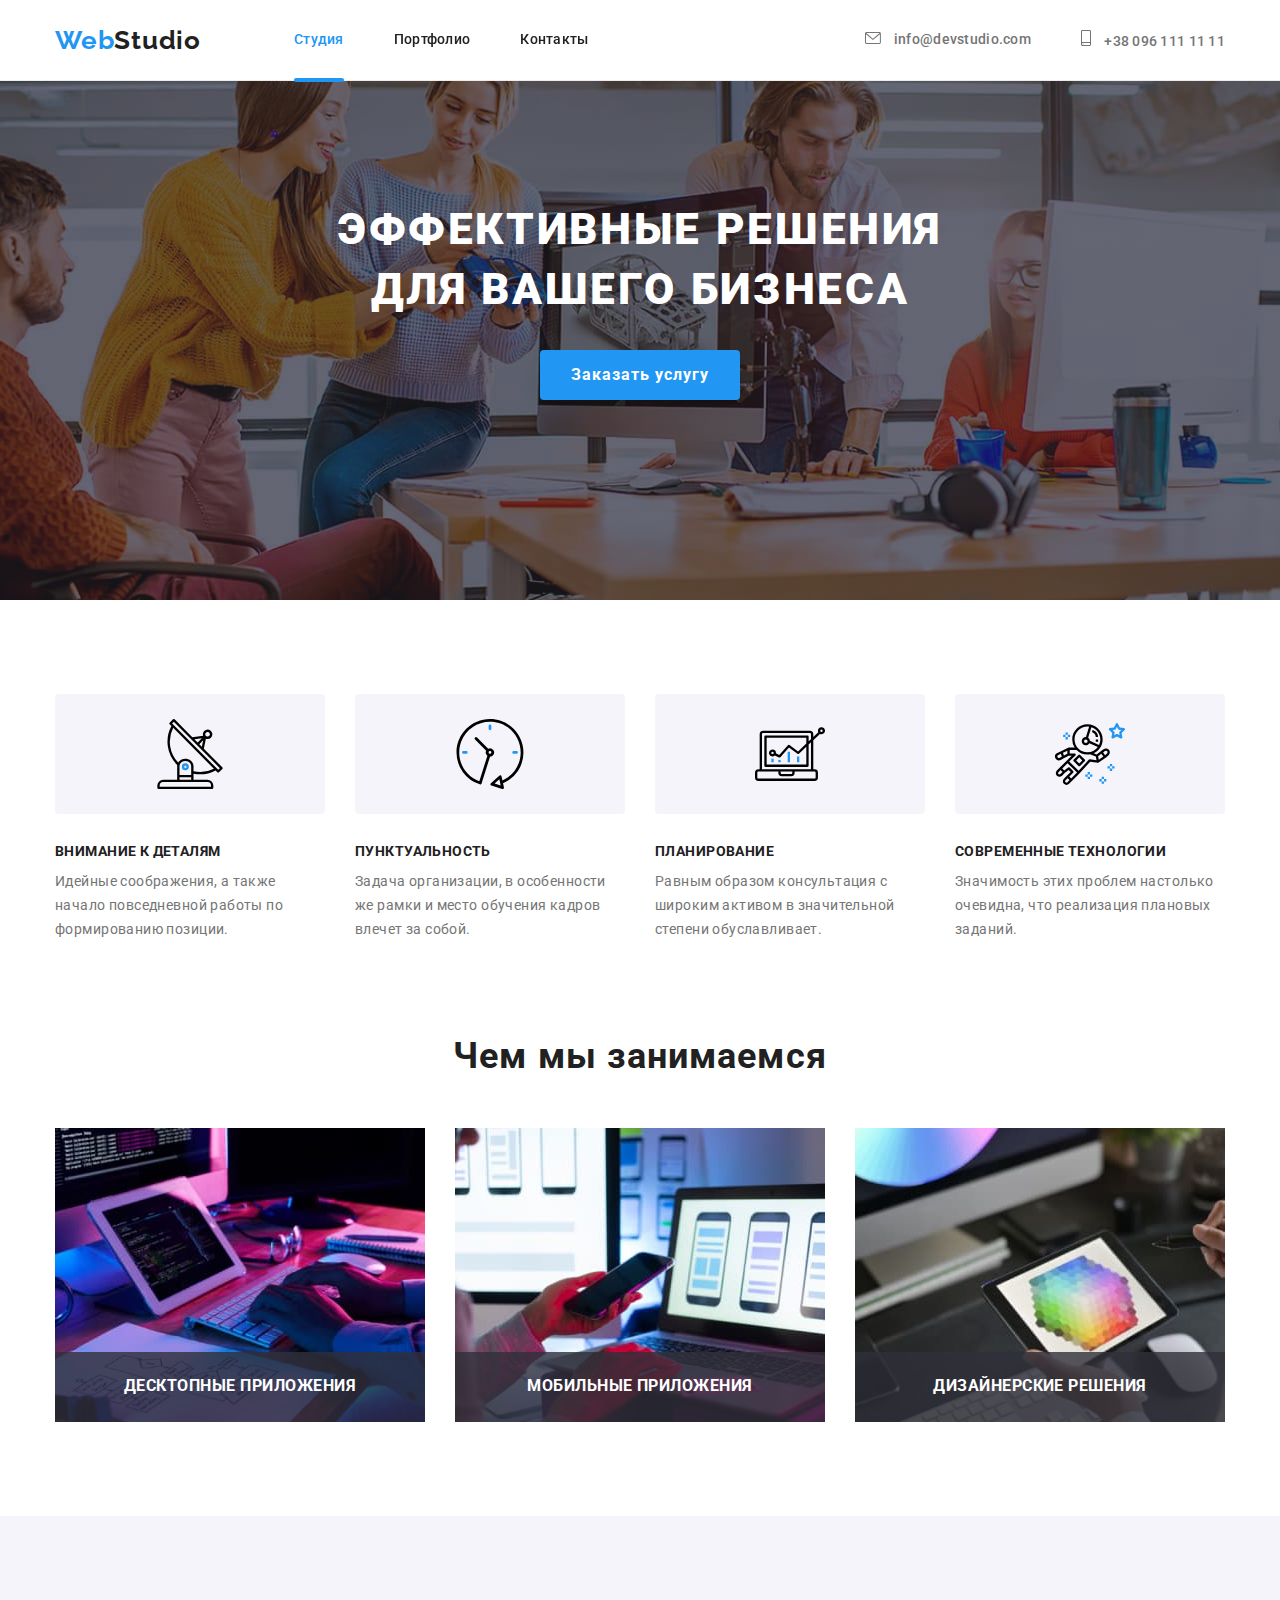
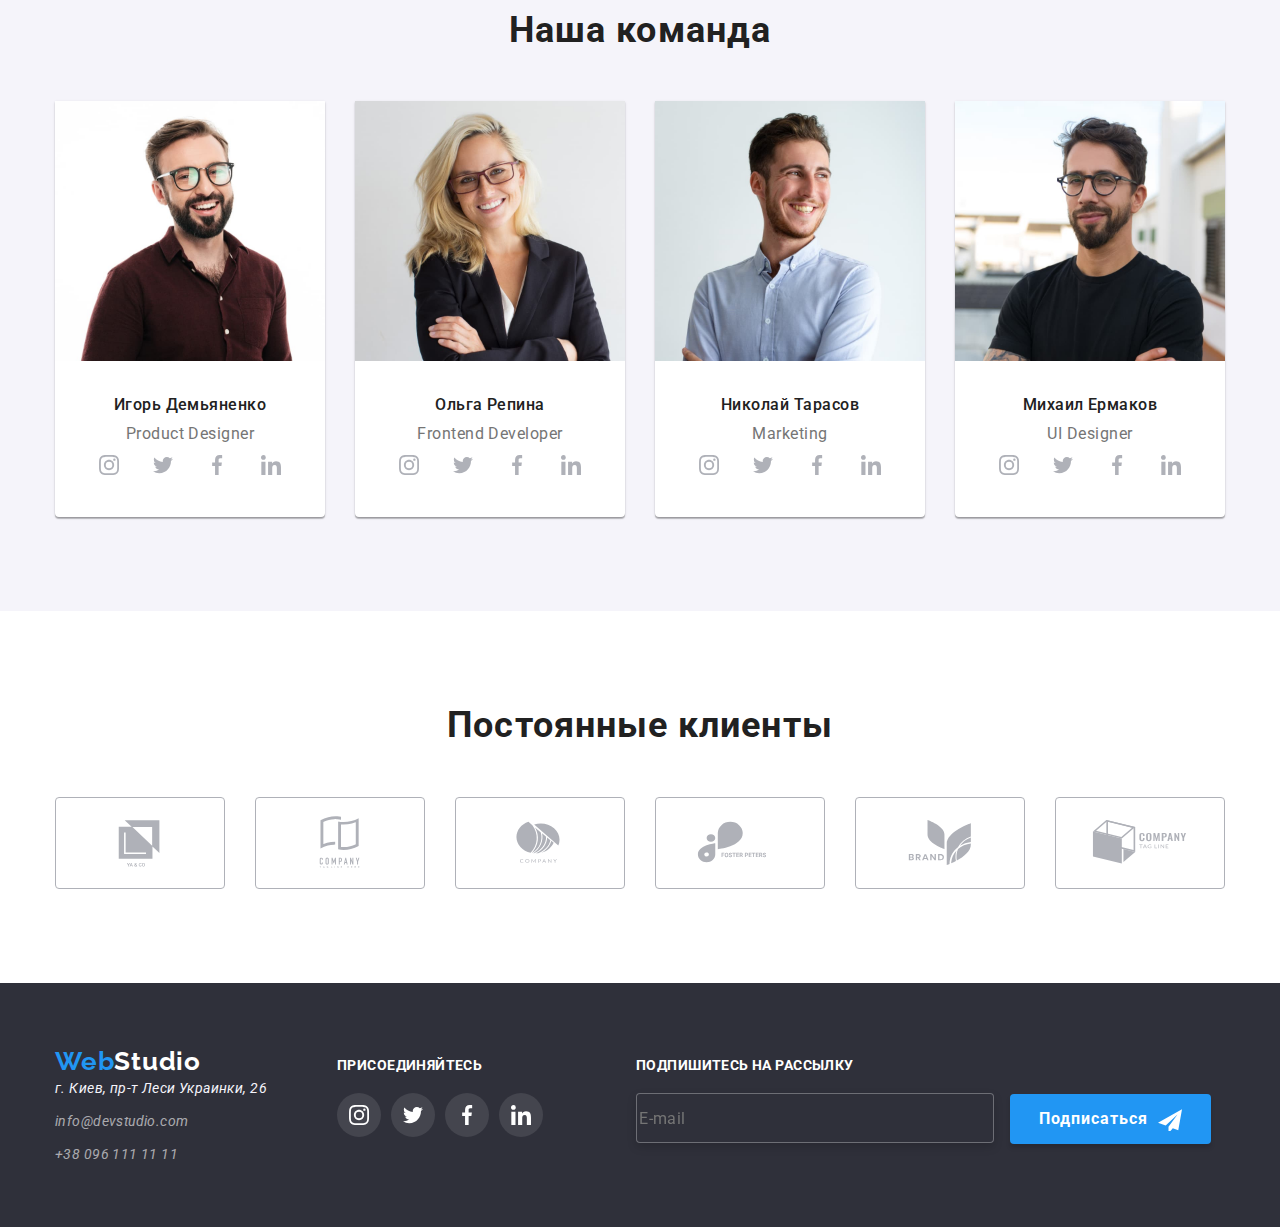
<file: index.html>
<!DOCTYPE html>
<html lang="ru">

<head>
    <meta charset="UTF-8">
    <meta http-equiv="X-UA-Compatible" content="IE=edge">
    <meta name="viewport" content="width=device-width, initial-scale=1.0">
    <title>Студия</title>
    <link href="https://fonts.googleapis.com/css2?family=Raleway:wght@700&family=Roboto:wght@400;500;700;900&display=swap"
        rel="stylesheet" />
        <link rel="stylesheet" href="https://cdnjs.cloudflare.com/ajax/libs/modern-normalize/1.1.0/modern-normalize.min.css">
    <link rel="stylesheet" href="./css/main.min.css">
</head>

<body>
        <header class="header">  
        <!-- Навигация -->
        <div class="container container--flex">
        
        <!-- Логотип -->
        <nav class="wrap">
            <a class="link logo logo--position" href="./index.html" lang="en"> Web<span class="logo--black" >Studio</span> </a>
        
            <!-- ссылки в шапке сайта  -->
            <ul class="list site-navigation">
                <li class="site-navigation__item"> <a class="link site-navigation__link current" href="./index.html">Студия  </a></li>
                <li class="site-navigation__item"> <a class="link site-navigation__link" href="./portfolio.html">Портфолио</a></li>
                <li class="site-navigation__item"> <a class="link site-navigation__link" href="">Контакты</a></li>
            </ul>
        </nav>
        <ul class="list contacts">
            <!-- Почта и телефон -->
            <li class="contacts__item" > <a  class="link contacts__link" href="mailto:info@devstudio.com"> <svg class="envelope"> <use href=./images/icons.svg#envelope></use> </svg> info@devstudio.com</a></li>
            <li class="contacts__item"> <a class="link contacts__link" href="tel:+380961111111"> <svg class="smartphone"> <use href=./images/icons.svg#smartphone ></use> </svg> +38 096 111 11 11</a></li>
        </ul>
        </div>
    </header>

    <!-- Основной контент -->
    <main>
        <section class="section hero">
            <div class="container ">
            <h1 class="hero__title">Эффективные решения  для вашего бизнеса </h1>

            <button class="btn__hero  "   type="button"  data-modal-open > Заказать услугу </button>
            </div>
            
        </section>


        <!-- Наши преимущества  -->
        <section class="section">
                    <h2 class="fake-title">Особенности</h2>
            <div class="container">
                <ul class="list features">
                <li class="features__item">
                    <div class="features__thumb"> <svg   class="features__antenna" > <use  href=./images/icons.svg#antenna  ></use> </svg></div>
                    <h3 class="features__title">Внимание к деталям</h3>
                    <p class="features__text">Идейные соображения, а также начало повседневной работы по формированию позиции.</p>
                </li>
                <li class="features__item">
                    <div class="features__thumb"> <svg class="features__clock"> <use href=./images/icons.svg#clock></use> </svg> </div>
                    <h3 class="features__title">Пунктуальность</h3>
                    <p class="features__text">Задача организации, в особенности же рамки и место обучения кадров влечет за собой.</p>
                </li>
                <li class="features__item">
                    <div class="features__thumb"> <svg class="features__diagram"> <use href=./images/icons.svg#diagram></use> </svg> </div>
                    <h3 class="features__title">Планирование</h3>
                    <p class="features__text">Равным образом консультация с широким активом в значительной степени обуславливает.</p>
                </li>
                <li class="features__item">
                    <div class="features__thumb"> <svg class="features__astronaut"> <use href=./images/icons.svg#astronaut></use> </svg> </div>
                    <h3 class="features__title">Современные технологии</h3>
                    <p class="features__text">Значимость этих проблем настолько очевидна, что реализация плановых заданий.</p>
                </li>
            </ul>
            </div>
        </section>

        <!-- Чем мы занимаемся -->
        <section class="section section-not-padding-top">
            <div class="container">
                <h2 class="title">Чем мы занимаемся</h2>
            <ul class="list foto">
                <li class="foto__item">  <img class="foto__images" src="./images/box-1.jpg" alt="Руки на клавиатуре" width="370"> 
                    <p class="foto-text" >Десктопные приложения</p>
                </li>
                <li class="foto__item">  <img class="foto__images" src="./images/box-2.jpg" alt="Работа за ноутбуком" width="370"> 
                    <p class="foto-text" > Мобильные приложения</p>
                </li>
                <li class="foto__item">  <img class="foto__images" src="./images/box-3.jpg" alt="Цветная палитра на планшете " width="370"> 
                    <p class="foto-text" >Дизайнерские решения  </p>
                </li>
            </ul>
            </div>
        </section>

        <!-- Наша команда фото -->
        <section class="section section-team-carts">
            <div class="container">
                <h2 class="title">Наша команда</h2>
            
                <ul class="list carts">
                <li class="item">
                    <div class="cart">
                    <img class="cart__images"  src="./images/Foto-1.jpg" alt="Фото Игорь Демьяненко" width="270">
                        <div class="cart__body">
                        <h3 class="carts__title">Игорь Демьяненко</h3>
                        <p class="carts__text" lang="en">Product Designer</p>
                            <ul class="list social" >
                                <li class="social__list" > <a href="" class="social__item"> <svg class="social__icon"> <use href=./images/icons.svg#instagram ></use> </svg></a></li>
                                <li class="social__list" > <a href="" class="social__item"> <svg class="social__icon"> <use href=./images/icons.svg#twitter ></use> </svg></a></li>
                                <li class="social__list" > <a href="" class="social__item"> <svg class="social__icon"> <use href=./images/icons.svg#facebook ></use> </svg></a></li>
                                <li class="social__list" > <a href="" class="social__item"> <svg class="social__icon"> <use href=./images/icons.svg#linkedin ></use> </svg></a></li>
                            </ul>
                        
                        </div>
                    </div>
                </li>
                <li class="item">
                    <div class="cart">
                    <img class="cart__images" src="./images/Foto-2.jpg" alt="Фото Ольга Репина" width="270">
                        <div class="cart__body">
                        <h3 class="carts__title">Ольга Репина</h3>
                        <p class="carts__text" lang="en">Frontend Developer</p>
                            <ul class="list social" >
                                <li class="social__list" > <a href="" class="social__item"> <svg class="social__icon"> <use href=./images/icons.svg#instagram ></use> </svg></a></li>
                                <li class="social__list" > <a href="" class="social__item"> <svg class="social__icon"> <use href=./images/icons.svg#twitter ></use> </svg></a></li>
                                <li class="social__list" > <a href="" class="social__item"> <svg class="social__icon"> <use href=./images/icons.svg#facebook ></use> </svg></a></li>
                                <li class="social__list" > <a href="" class="social__item"> <svg class="social__icon"> <use href=./images/icons.svg#linkedin ></use> </svg></a></li>
                            </ul>
                        </div>
                    </div>
                </li>
                <li class="item">
                    <div class="cart">
                    <img class="cart__images" src="./images/Foto-3.jpg" alt="Фото Николай Тарасов" width="270">
                        <div class="cart__body">
                        <h3 class="carts__title">Николай Тарасов</h3>
                        <p class="carts__text" lang="en">Marketing</p>
                            <ul class="list social" >
                                <li class="social__list" > <a href="" class="social__item"> <svg class="social__icon"> <use href=./images/icons.svg#instagram ></use> </svg></a></li>
                                <li class="social__list" > <a href="" class="social__item"> <svg class="social__icon"> <use href=./images/icons.svg#twitter ></use> </svg></a></li>
                                <li class="social__list" > <a href="" class="social__item"> <svg class="social__icon"> <use href=./images/icons.svg#facebook ></use> </svg></a></li>
                                <li class="social__list" > <a href="" class="social__item"> <svg class="social__icon"> <use href=./images/icons.svg#linkedin ></use> </svg></a></li>
                            </ul>
                        </div>
                    </div>
                </li>
                <li class="item">
                    <div class="cart">
                    <img class="cart__images" src="./images/Foto-4.jpg" alt="Фото Михаил Ермаков" width="270">
                        <div class="cart__body">
                        <h3 class="carts__title">Михаил Ермаков</h3>
                        <p  class="carts__text" lang="en"> UI Designer</p>
                        <ul class="list social" >
                                <li class="social__list" > <a href="" class="social__item"> <svg class="social__icon"> <use href=./images/icons.svg#instagram ></use> </svg></a></li>
                                <li class="social__list" > <a href="" class="social__item"> <svg class="social__icon"> <use href=./images/icons.svg#twitter ></use> </svg></a></li>
                                <li class="social__list" > <a href="" class="social__item"> <svg class="social__icon"> <use href=./images/icons.svg#facebook ></use> </svg></a></li>
                                <li class="social__list" > <a href="" class="social__item"> <svg class="social__icon"> <use href=./images/icons.svg#linkedin ></use> </svg></a></li>
                            </ul>
                    </div>
                    </div>
                </li>
            </ul>
            
            </div>
        </section>

        <!------------------ Постоянные клиенты------------->
        <section class="section">
            <div class="container">
                <h2 class="title">Постоянные клиенты</h2>
                <ul class="list gerular-clients">
                    <li class="gerular-clients__list"> <a class="gerular-clients__item" href=""><svg class="gerular-clients__clients"> <use href=./images/icons.svg#logo-1></use> </svg></a> </li>
                    <li class="gerular-clients__list"> <a class="gerular-clients__item" href=""><svg class="gerular-clients__clients"> <use href=./images/icons.svg#logo-2></use> </svg></a>  </li>
                    <li class="gerular-clients__list"> <a class="gerular-clients__item" href=""><svg class="gerular-clients__clients"> <use href=./images/icons.svg#logo-3></use> </svg></a> </li>
                    <li class="gerular-clients__list"> <a class="gerular-clients__item" href=""><svg class="gerular-clients__clients"> <use href=./images/icons.svg#logo-4></use> </svg></a> </li>
                    <li class="gerular-clients__list"> <a class="gerular-clients__item" href=""><svg class="gerular-clients__clients"> <use href=./images/icons.svg#logo-5></use> </svg></a> </li>
                    <li class="gerular-clients__list"> <a class="gerular-clients__item" href=""><svg class="gerular-clients__clients"> <use href=./images/icons.svg#logo-6></use> </svg></a> </li>
                </ul>

            </div>
        </section>
    </main>

    <!------------------Футер с ссылкой на  контактные данные  ----------->
    <footer class="footer">
            <div class="container ">
                <div class="footer__navigation">
                <!-- Логотип -->
                <a class="link logo" href="./index.html" lang="en"> Web<span class="logo--white">Studio</span> </a>
            
        <!-- Адрес -->
            <address>
            <p class="footer__text">г. Киев, пр-т Леси Украинки, 26</p>
            
            <!-- Почта и телефон -->
            <ul class="list">
                <li class="footer__item"> <a class="link footer__contacts" href="mailto:info@devstudio.com"> info@devstudio.com</a></li>
                <li class="footer__item"> <a class="link footer__contacts" href="tel:+380961111111"> +38 096 111 11 11</a></li>  
            </ul>
            </address>
                </div>

                <div class="footer-social">
                    <p class="footer__social-text">присоединяйтесь</p>
                    <ul class="list foter__list">
                        <li class="foter__social-list"> <a class="foter__social-item" href=""> <svg class="social-icon"> <use href=./images/icons.svg#instagram ></use> </svg></a></li>
                        <li class="foter__social-list"> <a class="foter__social-item" href=""> <svg class="social-icon"> <use href=./images/icons.svg#twitter ></use> </svg></a></li>
                        <li class="foter__social-list"> <a class="foter__social-item" href=""> <svg class="social-icon"> <use href=./images/icons.svg#facebook ></use> </svg></a></li>
                        <li class="foter__social-list"> <a class="foter__social-item" href=""> <svg class="social-icon"> <use href=./images/icons.svg#linkedin ></use> </svg></a></li>
                    </ul>
                </div> 
                <form class="footer__form">
                    <label>
                        <p class="footer__social-text">Подпишитесь на рассылку</p>
                        <input class="footer__e-mail-inpup" type="email" name="e-mail" placeholder="E-mail" >
                        <button class="footer-btn" type="submit"><span class="btn-text"  >Подписаться</span>  <svg class="social-icon-btn" > <use href=./images/icons.svg#paper-airplane  width="24" height="24" ></use> </svg> </button>

                    </label>
                </form>      

            </div>
        </footer>

            <!-- Модальное окно -->
        <div class="backdrop is-hidden"  data-modal>
            <div class="modal">
                <form  class="modal__form">
                    <button class="modal__btn-close" data-modal-close > <svg class="modal__close" > <use href=./images/icons.svg#close-black  ></use> </svg> </button>
                    <h2 class="modal__title">Оставьте свои данные, мы вам перезвоним</h2>
                    <label class="modal__label">
                        <span class="modal__label-text">Имя</span>
                        <input class="modal__input" type="text" name="name" />
                        <svg class="modal__icon" > <use href=./images/icons.svg#person-black ></use> </svg>
                    </label>

                    <label class="modal__label">
                        <span class="modal__label-text"> Телефон </span>
                        <input class="modal__input" type="tel" name="phone"/>
                        <svg class="modal__icon" > <use href=./images/icons.svg#phone-black></use> </svg>
                    </label>

                    <label class="modal__label">
                        <span class="modal__label-text"> Почта</span>
                        <input class="modal__input" type="email" name="email">
                        <svg class="modal__icon" > <use href=./images/icons.svg#email-black></use> </svg>
                    </label>

                    <label class="modal__label textarea__label ">
                        <span class="modal__label-text">Комментарий</span>
                        <textarea class="textarea__input" name="feedback" placeholder="введите текст"></textarea>
                    </label>

                    <label class="modal__label-checkbox">
                        <input class="checkbox" type="checkbox" name="agree">
                        <svg class="social__icon-checkbox" > <use href=./images/icons.svg#icon-check  width="16" height="15" ></use> </svg> 
                        <p class="text__checkbox">  Соглашаюсь с рассылкой и принимаю <a class="modal__agreement" href="#">Условия договора </a></p>
                    </label>

                    <button class="btn btn__hero" type="submit"> Отправить </button>
                       
                </form>    
                 
            </div>
        </div>

    <script src="./js/modal.js"></script>    
</body>

</html>
</file>
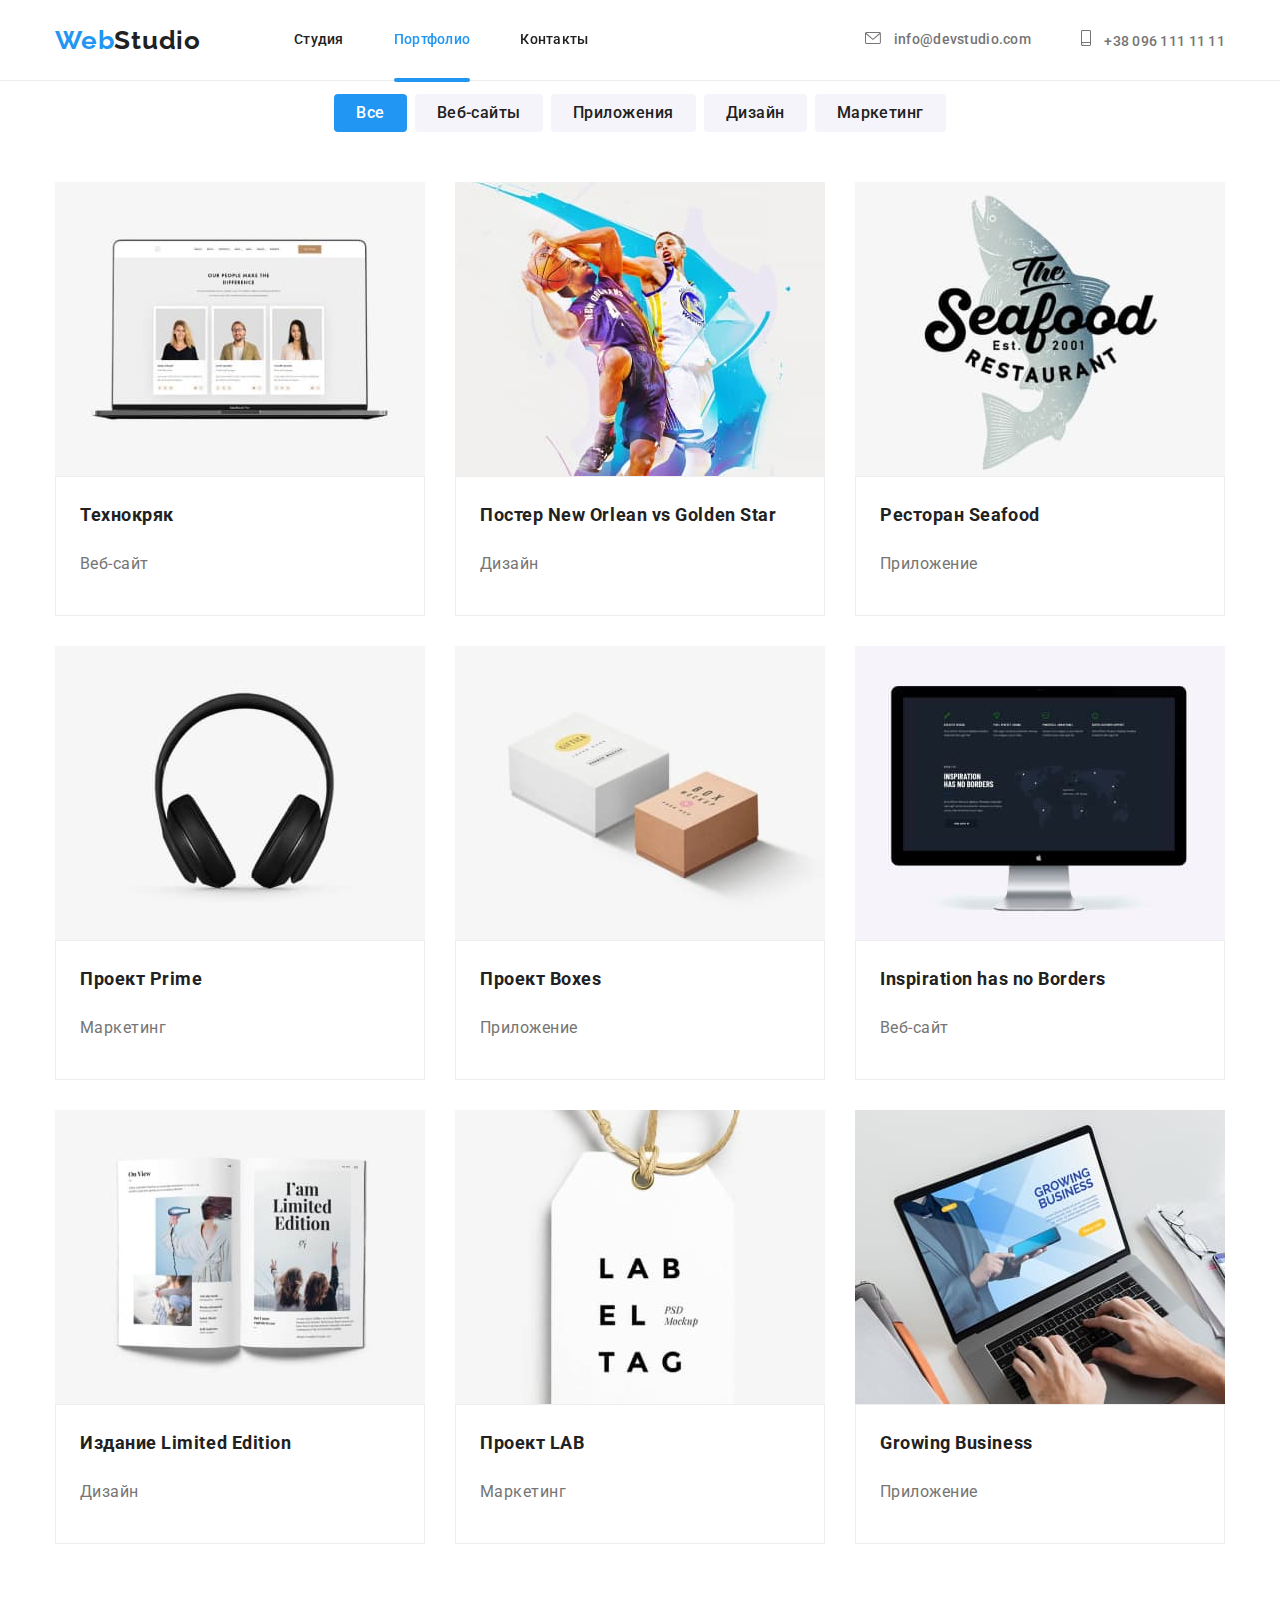
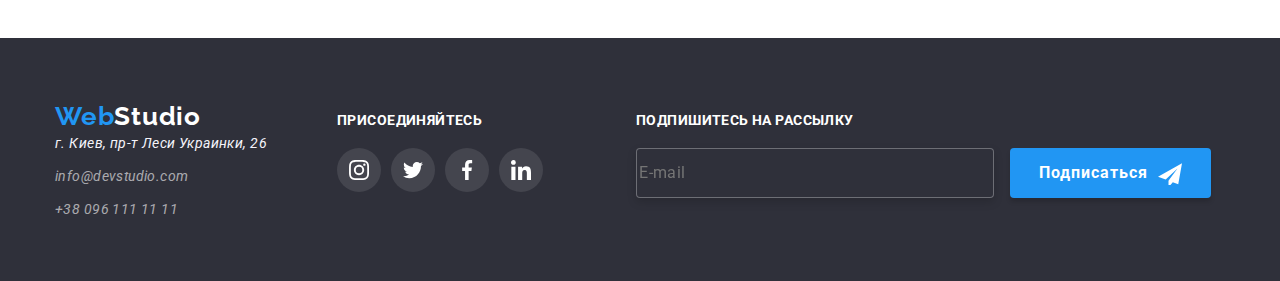
<file: portfolio.html>
<!DOCTYPE html>
<html lang="ru">

<head>
    <meta charset="UTF-8">
    <meta http-equiv="X-UA-Compatible" content="IE=edge">
    <meta name="viewport" content="width=device-width, initial-scale=1.0">
    <title>Портфолио</title>
    <link href="https://fonts.googleapis.com/css2?family=Raleway:wght@700&family=Roboto:wght@400;500;700;900&display=swap"
        rel="stylesheet" />
        <link rel="stylesheet" href="https://cdnjs.cloudflare.com/ajax/libs/modern-normalize/1.1.0/modern-normalize.min.css">
    <link rel="stylesheet" href="./css/main.min.css">
</head>
 
<body>
    <header class="header">  
        <!-- Навигация -->
        <div class="container container--flex">
        
        <!-- Логотип -->
        <nav class="wrap">
            <a class="link logo logo--position" href="./index.html" lang="en"> Web<span class="logo--black" >Studio</span> </a>
            <!-- ссылки в шапке сайта  -->
            <ul class="list site-navigation">
                <li class="site-navigation__item"> <a class="link site-navigation__link " href="./index.html">Студия  </a></li>
                <li class="site-navigation__item"> <a class="link site-navigation__link current" href="./portfolio.html">Портфолио</a></li>
                <li class="site-navigation__item"> <a class="link site-navigation__link" href="">Контакты</a></li>
            </ul>
        </nav>
        <ul class="list contacts">
            <!-- Почта и телефон -->
            <li class="contacts__item" > <a  class="link contacts__link" href="mailto:info@devstudio.com"> <svg class="envelope"> <use href=./images/icons.svg#envelope></use> </svg> info@devstudio.com</a></li>
            <li class="contacts__item"> <a class="link contacts__link" href="tel:+380961111111"> <svg class="smartphone"> <use href=./images/icons.svg#smartphone ></use> </svg> +38 096 111 11 11</a></li>
        </ul>
        </div>
    </header>

    <!-- Секция фильтры -->
    <main>
        <h1 class="fake-title">button</h1>
    <section class="section">
        <div class="container">
            <ul class=" list filter">
            <li class="item"><button class="btn active" type="button"> Все </button></li>
            <li class="item"><button class="btn" type="button"> Веб-сайты </button></li>
            <li class="item"><button class="btn" type="button"> Приложения </button></li>
            <li class="item"><button class="btn" type="button"> Дизайн</button></li>
            <li class="item"><button class="btn" type="button"> Маркетинг</button></li>
        
        </ul>
    
    <!-- Секция проекты  -->
        <ul class="list works">
            <li class="work__item"> 
                <div class="work__cart">
                    <a class="link-gallery" href=""> 
                        <div class="card-aside">
                            <img class="images" src="./images/portfolio1.jpg" alt="ноутбук с Веб-сайтом" width="370">
                            <p class="product__overlay"> Технокряк это современная площадка распространения коронавируса. Компании используют эту платформу для цифрового шпионажа и атак на защищённые сервера конкурентов. </p>
                        </div>
                    </a>    
                    <div class="work__title__text">
                    <h2 class="work__title" >Технокряк</h2>
                    <p class="work__text" >Веб-сайт</p>
                    </div>
                </div>
            </li>

            <li class="work__item"> 
                <div class="work__cart">
                    <a href=""> 
                        <div class="card-aside">
                            <img class="images" src="./images/portfolio2.jpg" alt="игра в баскетбол" width="370">
                            <p class="product__overlay"> Технокряк это современная площадка распространения коронавируса. Компании используют эту платформу для цифрового шпионажа и атак на защищённые сервера конкурентов. </p>
                        </div>
                    </a>
                    <div class="work__title__text">
                    <h2 class="work__title" >Постер <span lang="en">New Orlean vs Golden Star</span> </h2>
                    <p class="work__text" >Дизайн</p>
                    </div>
                </div>
            </li>

            <li class="work__item"> 
                <div class="work__cart">
                    <a href=""> 
                        <div class="card-aside">                    
                            <img class="images" src="./images/portfolio3.jpg" alt="приложение для ресторана" width="370">
                            <p class="product__overlay"> Технокряк это современная площадка распространения коронавируса. Компании используют эту платформу для цифрового шпионажа и атак на защищённые сервера конкурентов. </p>
                        </div>
                    </a>
                    <div class="work__title__text">
                    <h2 class="work__title" >Ресторан <span lang="en">Seafood</span> </h2>
                    <p class="work__text" >Приложение</p>
                    </div>
                </div>
                
            </li>

            <li class="work__item"> 
                <div class="work__cart">
                    <a href=""> 
                        <div class="card-aside">                        
                            <img class="images" src="./images/portfolio4.jpg" alt="наушники" width="370">  
                            <p class="product__overlay"> Технокряк это современная площадка распространения коронавируса. Компании используют эту платформу для цифрового шпионажа и атак на защищённые сервера конкурентов. </p>
                        </div>
                    </a>   
                    <div class="work__title__text">
                    <h2 class="work__title" >Проект <span lang="en">Prime</span> </h2>
                    <p class="work__text" >Маркетинг</p>
                    </div>
                </div>
            </li>

            <li class="work__item"> 
                <div class="work__cart">
                    <a href=""> 
                        <div class="card-aside">
                            <img class="images" src="./images/portfolio5.jpg" alt="приложение для проекта" width="370">
                            <p class="product__overlay"> Технокряк это современная площадка распространения коронавируса. Компании используют эту платформу для цифрового шпионажа и атак на защищённые сервера конкурентов. </p>
                        </div>
                    </a>
                    <div class="work__title__text">
                    <h2 class="work__title" >Проект <span lang="en">Boxes</span> </h2>
                    <p class="work__text" >Приложение</p>
                    </div>
                </div>
            </li>

            <li class="work__item"> 
                <div class="work__cart">
                    <a href=""> 
                        <div class="card-aside">
                            <img class="images" src="./images/portfolio6.jpg" alt="монитор с Веб сайтом" width="370">
                            <p class="product__overlay"> Технокряк это современная площадка распространения коронавируса. Компании используют эту платформу для цифрового шпионажа и атак на защищённые сервера конкурентов. </p>
                        </div>
                    </a>
                    <div class="work__title__text">
                    <h2 class="work__title" > <span lang="en">Inspiration has no Borders</span> </h2>
                    <p class="work__text" >Веб-сайт</p>
                    </div>
                </div>
            </li>

            <li class="work__item"> 
                <div class="work__cart">
                    <a href=""> 
                        <div class="card-aside">
                            <img class="images" src="./images/portfolio7.jpg" alt="дизайн книги" width="370">
                            <p class="product__overlay"> Технокряк это современная площадка распространения коронавируса. Компании используют эту платформу для цифрового шпионажа и атак на защищённые сервера конкурентов. </p>
                        </div>
                    </a>
                    <div class="work__title__text">
                    <h2 class="work__title" >Издание <span lang="en">Limited Edition</span> </h2>
                    <p class="work__text" >Дизайн</p>
                    </div>
                </div>
            </li>

            <li class="work__item"> 
                <div class="work__cart">
                    <a href=""> 
                        <div class="card-aside">
                            <img class="images" src="./images/portfolio8.jpg" alt="маркетинг" width="370">
                            <p class="product__overlay"> Технокряк это современная площадка распространения коронавируса. Компании используют эту платформу для цифрового шпионажа и атак на защищённые сервера конкурентов. </p>
                        </div>  
                    </a>             
                    <div class="work__title__text">
                    <h2 class="work__title" >Проект <span lang="en">LAB</span> </h2>
                    <p class="work__text" >Маркетинг</p>
                    </div>
                </div>
            </li>
            
            <li class="work__item"> 
                <div class="work__cart">                
                    <a href=""> 
                        <div class="card-aside">
                            <img class="images" src="./images/portfolio9.jpg" alt="приложение для ноутбука" width="370">
                            <p class="product__overlay"> Технокряк это современная площадка распространения коронавируса. Компании используют эту платформу для цифрового шпионажа и атак на защищённые сервера конкурентов. </p>
                        </div> 
                    </a>      
                    <div class="work__title__text">
                    <h2 class="work__title" > <span lang="en">Growing Business</span> </h2>
                    <p class="work__text" >Приложение</p>
                    </div>
                </div>
            </li>
        </ul>
        </div>
        </section>
    </main>

    <!------------------Футер с ссылкой на  контактные данные  ----------->
    <footer class="footer">
            <div class="container ">
                <div class="footer__navigation">
                <!-- Логотип -->
                <a class="link logo" href="./index.html" lang="en"> Web<span class="logo--white">Studio</span> </a>
            
        <!-- Адрес -->
            <address>
            <p class="footer__text">г. Киев, пр-т Леси Украинки, 26</p>
            
            <!-- Почта и телефон -->
            <ul class="list">
                <li class="footer__item"> <a class="link footer__contacts" href="mailto:info@devstudio.com"> info@devstudio.com</a></li>
                <li class="footer__item"> <a class="link footer__contacts" href="tel:+380961111111"> +38 096 111 11 11</a></li>  
            </ul>
            </address>
                </div>

                <div class="footer-social">
                    <p class="footer__social-text">присоединяйтесь</p>
                    <ul class="list foter__list">
                        <li class="foter__social-list"> <a class="foter__social-item" href=""> <svg class="social-icon"> <use href=./images/icons.svg#instagram ></use> </svg></a></li>
                        <li class="foter__social-list"> <a class="foter__social-item" href=""> <svg class="social-icon"> <use href=./images/icons.svg#twitter ></use> </svg></a></li>
                        <li class="foter__social-list"> <a class="foter__social-item" href=""> <svg class="social-icon"> <use href=./images/icons.svg#facebook ></use> </svg></a></li>
                        <li class="foter__social-list"> <a class="foter__social-item" href=""> <svg class="social-icon"> <use href=./images/icons.svg#linkedin ></use> </svg></a></li>
                    </ul>
                </div> 
                <form class="footer__form">
                    <label>
                        <p class="footer__social-text">Подпишитесь на рассылку</p>
                        <input class="footer__e-mail-inpup" type="email" name="e-mail" placeholder="E-mail" >
                        <button class=" footer-btn" type="submit"><span class="btn-text"  >Подписаться</span>  <svg class="social-icon-btn" > <use href=./images/icons.svg#paper-airplane  width="24" height="24" ></use> </svg> </button>

                    </label>
                </form>      

            </div>
        </footer>
    
</body>

</html>
</file>
<file: css/main.min.css>
.link{text-decoration:none}.list{margin-top:0;margin-bottom:0;padding:0;list-style:none}.images{display:block;max-width:100%;height:auto}.site-navigation__link,.contacts__link{font-weight:500;font-size:14px;line-height:1.14;letter-spacing:0.02em}.fake-title{position:absolute;width:1px;height:1px;margin:-1px;border:0;padding:0;clip:rect(0 0 0 0);overflow:hidden}body{font-family:Roboto, sans-serif;color:#757575;background-color:#fff}.section{padding-top:94px;padding-bottom:94px}.section-not-padding-top{padding-top:0}.section-team-carts{background-color:#F5F4FA}.container{width:1200px;padding:0 15px;margin:0 auto}.container--flex{display:-webkit-box;display:-ms-flexbox;display:flex;-webkit-box-align:center;-ms-flex-align:center;align-items:center;margin-right:auto}.header{position:fixed;top:0;left:0;width:100%;min-height:80px;background-color:#fff;border-bottom:1px solid #ECECEC;z-index:2}.logo{display:block;font-family:Raleway;color:#2196f3;font-weight:700;font-size:26px;line-height:1.19;letter-spacing:0.03em}.logo--position{margin-right:93px;padding-top:24px;padding-bottom:24px}.logo--black{color:#212121}.logo--white{color:#fff}.wrap{display:-webkit-box;display:-ms-flexbox;display:flex;-webkit-box-align:center;-ms-flex-align:center;align-items:center;margin-right:auto}.site-navigation{display:-webkit-box;display:-ms-flexbox;display:flex;-webkit-box-align:center;-ms-flex-align:center;align-items:center;-ms-flex-wrap:wrap;flex-wrap:wrap}.site-navigation__item:not(:last-child){margin-right:50px}.site-navigation__link{display:block;position:relative;padding-top:32px;padding-bottom:32px;color:#212121;-webkit-transition-property:color;transition-property:color;-webkit-transition-duration:250ms;transition-duration:250ms;-webkit-transition-timing-function:cubic-bezier(0.4, 0, 0.2, 1);transition-timing-function:cubic-bezier(0.4, 0, 0.2, 1)}.site-navigation__link:focus,.site-navigation__link:hover{color:#2196f3}.current{color:#2196f3}.current::after{content:"";position:absolute;left:0;bottom:-2px;width:100%;height:4px;border-radius:2px;background-color:#2196f3}.contacts{display:-webkit-box;display:-ms-flexbox;display:flex}.contacts .contacts__item:not(:last-child){margin-right:50px}.contacts__link{padding-top:32px;padding-bottom:32px;color:#757575;-webkit-transition-property:color;transition-property:color;-webkit-transition-duration:250ms;transition-duration:250ms;-webkit-transition-timing-function:cubic-bezier(0.4, 0, 0.2, 1);transition-timing-function:cubic-bezier(0.4, 0, 0.2, 1)}.contacts__link:hover,.contacts__link:focus{color:#2196f3}.smartphone{width:10px;height:16px;margin-right:10px;fill:currentColor}.envelope{width:16px;height:12px;margin-right:10px;fill:currentColor}.hero{max-width:1600px;min-height:600px;margin-right:auto;margin-left:auto;background-image:-webkit-gradient(linear, left top, right top, from(rgba(47,48,58,0.4)), to(rgba(47,48,58,0.4))),url(../images/hero-img.jpg);background-image:linear-gradient(to right, rgba(47,48,58,0.4), rgba(47,48,58,0.4)),url(../images/hero-img.jpg);background-position:center;background-repeat:no-repeat;background-color:#2f303a;text-align:center;padding-top:200px;padding-bottom:200px}.hero__title{width:696px;height:120px;margin:0 auto 30px;padding:0;color:#fff;font-weight:900;font-size:44px;line-height:1.36;letter-spacing:0.06em;text-transform:uppercase}.btn,.btn__hero,.footer-btn{cursor:pointer;min-height:38px;padding:6px 22px;color:#212121;background-color:#f5f4fa;font-family:inherit;font-style:inherit;font-weight:500;font-size:16px;line-height:1.62;letter-spacing:0.03em;border:0;border-radius:4px;-webkit-transition-property:color, background-color, -webkit-box-shadow;transition-property:color, background-color, -webkit-box-shadow;transition-property:color, background-color, box-shadow;transition-property:color, background-color, box-shadow, -webkit-box-shadow;-webkit-transition-duration:250ms;transition-duration:250ms;-webkit-transition-timing-function:cubic-bezier(0.4, 0, 0.2, 1);transition-timing-function:cubic-bezier(0.4, 0, 0.2, 1)}.btn:hover,.btn__hero:hover,.footer-btn:hover,.btn:focus,.btn__hero:focus,.footer-btn:focus{color:#fff;background-color:#2196f3;-webkit-box-shadow:0px 3px 1px rgba(0,0,0,0.1),0px 1px 2px rgba(0,0,0,0.08),0px 2px 2px rgba(0,0,0,0.12);box-shadow:0px 3px 1px rgba(0,0,0,0.1),0px 1px 2px rgba(0,0,0,0.08),0px 2px 2px rgba(0,0,0,0.12)}.btn__hero,.footer-btn{min-width:200px;min-height:50px;color:#fff;background-color:#2196f3;font-weight:700;font-size:16px;line-height:1.87;letter-spacing:0.06em;-webkit-box-shadow:0px 4px 4px rgba(0,0,0,0.15);box-shadow:0px 4px 4px rgba(0,0,0,0.15);-webkit-transition-property:background-color, color;transition-property:background-color, color;-webkit-transition-duration:250ms;transition-duration:250ms;-webkit-transition-timing-function:cubic-bezier(0.4, 0, 0.2, 1);transition-timing-function:cubic-bezier(0.4, 0, 0.2, 1)}.btn__hero:focus,.footer-btn:focus,.btn__hero:hover,.footer-btn:hover{background-color:#188ce8}.active{color:#fff;background-color:#2196f3}.footer-btn{display:-webkit-inline-box;display:-ms-inline-flexbox;display:inline-flex;-webkit-box-align:center;-ms-flex-align:center;align-items:center;-webkit-box-pack:center;-ms-flex-pack:center;justify-content:center;cursor:pointer;padding:10px 29px;border:0;border-radius:4px;font-weight:700;line-height:1.87;letter-spacing:0.06em}.btn-text{margin-right:10px}.social-icon-btn{width:24px;height:24px;fill:currentColor}.features{display:-webkit-box;display:-ms-flexbox;display:flex;-webkit-box-align:center;-ms-flex-align:center;align-items:center;text-align:left}.features__item:not(:last-child){margin-right:30px}.features__item{width:270px}.fake-title{position:absolute;width:1px;height:1px;margin:-1px;border:0;padding:0;white-space:nowrap;-webkit-clip-path:inset(100%);clip-path:inset(100%);clip:rect(0 0 0 0);overflow:hidden}.features__title{margin:0 0 10px 0;color:#212121;font-weight:700;font-size:14px;line-height:1.14;letter-spacing:0.03em;text-transform:uppercase}.features__text{margin:0;padding:0;font-size:14px;line-height:1.71;letter-spacing:0.03em}.features__thumb{display:-webkit-box;display:-ms-flexbox;display:flex;-webkit-box-align:center;-ms-flex-align:center;align-items:center;margin-bottom:30px;border-radius:4px;width:100%;min-height:120px;border-radius:4px;background-color:#f5f4fa}.features__antenna,.features__clock,.features__diagram,.features__astronaut{display:block;width:70px;height:70px;margin-right:auto;margin-left:auto}.title{margin:0 0 50px 0;text-align:center;color:#212121;font-weight:700;font-size:36px;line-height:1.16;letter-spacing:0.03em}.foto{display:-webkit-box;display:-ms-flexbox;display:flex;-webkit-box-align:center;-ms-flex-align:center;align-items:center;text-align:left}.foto__item:not(:last-child){margin-right:30px}.foto__item{position:relative}.foto__images{display:block;max-width:100%;height:auto}.foto-text{display:-webkit-box;display:-ms-flexbox;display:flex;-webkit-box-align:center;-ms-flex-align:center;align-items:center;-webkit-box-pack:center;-ms-flex-pack:center;justify-content:center;position:absolute;bottom:0;left:0;width:100%;height:70px;font-weight:700;line-height:calc(16 / 14);letter-spacing:0.03em;text-transform:uppercase;color:#fff;background-color:rgba(47,48,58,0.8);margin:0}.team-carts{background-color:#F5F4FA}.carts{display:-webkit-box;display:-ms-flexbox;display:flex;text-align:center}.carts .item:not(:last-child){margin-right:30px}.cart{background-color:#fff;-webkit-box-shadow:0px 1px 3px rgba(0,0,0,0.12),0px 1px 1px rgba(0,0,0,0.14),0px 2px 1px rgba(0,0,0,0.2);box-shadow:0px 1px 3px rgba(0,0,0,0.12),0px 1px 1px rgba(0,0,0,0.14),0px 2px 1px rgba(0,0,0,0.2);border-radius:0px 0px 4px 4px}.cart__body{padding-top:30px;padding-bottom:30px}.carts__title{margin:0 0 10px 0;color:#212121;font-weight:500;font-size:16px;line-height:1.18;letter-spacing:0.03em}.carts__text{margin:0;padding:0;font-size:16px;line-height:1.18;letter-spacing:0.03em}.social{display:-webkit-box;display:-ms-flexbox;display:flex;-webkit-box-pack:center;-ms-flex-pack:center;justify-content:center}.social__list:not(:last-child){margin-right:10px}.social__item{display:-webkit-box;display:-ms-flexbox;display:flex;-webkit-box-pack:center;-ms-flex-pack:center;justify-content:center;-webkit-box-align:center;-ms-flex-align:center;align-items:center;width:44px;height:44px;border-radius:50%;color:#AFB1B8;-webkit-transition-property:color, background-color;transition-property:color, background-color;-webkit-transition-duration:250ms;transition-duration:250ms;-webkit-transition-timing-function:cubic-bezier(0.4, 0, 0.2, 1);transition-timing-function:cubic-bezier(0.4, 0, 0.2, 1)}.social__item:hover,.social__item:focus{color:#fff;background-color:#2196f3}.social__icon{width:20px;height:20px;fill:currentColor}.gerular-clients{display:-webkit-box;display:-ms-flexbox;display:flex;-webkit-box-pack:center;-ms-flex-pack:center;justify-content:center;max-height:184px}.gerular-clients__list:not(:last-child){margin-right:30px}.gerular-clients__item{display:-webkit-box;display:-ms-flexbox;display:flex;-webkit-box-pack:center;-ms-flex-pack:center;justify-content:center;-webkit-box-align:center;-ms-flex-align:center;align-items:center;width:170px;height:92px;color:#AFB1B8;border:1px solid #AFB1B8;border-radius:4px;-webkit-transition-property:color, border;transition-property:color, border;-webkit-transition-duration:250ms;transition-duration:250ms;-webkit-transition-timing-function:cubic-bezier(0.4, 0, 0.2, 1);transition-timing-function:cubic-bezier(0.4, 0, 0.2, 1)}.gerular-clients__item:hover,.gerular-clients__item:focus{color:#2196f3;border:1px solid #2196f3}.gerular-clients__clients{width:106px;height:60px;fill:currentColor}.footer{padding:60px 0;background-color:#2f303a}.footer__text{padding:0;margin:0 0 9px 0;color:#f5f4fa;font-size:14px;line-height:1.71;letter-spacing:0.03em}.footer__item:not(:last-child){margin-bottom:9px}.footer__contacts{color:rgba(255,255,255,0.6);font-size:14px;line-height:1.71;letter-spacing:0.03em;-webkit-transition-property:color;transition-property:color;-webkit-transition-duration:250ms;transition-duration:250ms;-webkit-transition-timing-function:cubic-bezier(0.4, 0, 0.2, 1);transition-timing-function:cubic-bezier(0.4, 0, 0.2, 1)}.footer__contacts:hover,.footer__contacts:focus{color:#2196f3}.footer .container{display:-webkit-box;display:-ms-flexbox;display:flex;-webkit-box-align:baseline;-ms-flex-align:baseline;align-items:baseline}.footer__navigation{margin-right:70px}.footer__social-text{margin-bottom:20px;font-weight:700;font-size:14px;line-height:calc(16 / 14);letter-spacing:0.03em;text-transform:uppercase;color:#fff}.foter__list{display:-webkit-box;display:-ms-flexbox;display:flex;-webkit-box-pack:center;-ms-flex-pack:center;justify-content:center}.foter__social-item{display:-webkit-box;display:-ms-flexbox;display:flex;-webkit-box-pack:center;-ms-flex-pack:center;justify-content:center;-webkit-box-align:center;-ms-flex-align:center;align-items:center;width:44px;height:44px;border-radius:50%;color:#fff;background-color:rgba(255,255,255,0.1);-webkit-transition-property:background-color;transition-property:background-color;-webkit-transition-duration:250ms;transition-duration:250ms;-webkit-transition-timing-function:cubic-bezier(0.4, 0, 0.2, 1);transition-timing-function:cubic-bezier(0.4, 0, 0.2, 1)}.foter__social-item:hover,.foter__social-item:focus{background-color:#2196f3}.foter__social-list:not(:last-child){margin-right:10px}.social-icon{width:20px;height:20px;fill:currentColor}.footer__form{margin-left:93px}.footer__e-mail-inpup{min-width:358px;height:50px;margin-right:12px;font-size:16px;line-height:calc(20 / 16);letter-spacing:0.03em;background-color:#2f303a;border:1px solid rgba(255,255,255,0.3);-webkit-filter:drop-shadow(0px 4px 4px rgba(0,0,0,0.15));filter:drop-shadow(0px 4px 4px rgba(0,0,0,0.15));border-radius:4px;color:rgba(255,255,255,0.6)}.backdrop{z-index:3;position:fixed;top:0;left:0;width:100%;height:100%;background-color:rgba(0,0,0,0.2);opacity:1;-webkit-transition:opacity 250ms cubic-bezier(0.4, 0, 0.2, 1);transition:opacity 250ms cubic-bezier(0.4, 0, 0.2, 1)}.backdrop.is-hidden .modal{-webkit-transform:translate(-50%, -50%) scale(0.6);transform:translate(-50%, -50%) scale(0.6)}.backdrop.is-hidden{pointer-events:none;visibility:hidden;opacity:0}.modal{max-width:528px;width:calc(100% - 30px);max-height:581px;height:calc(100% - 30px);background-color:#fff;border-radius:4px;position:absolute;top:50%;left:50%;-webkit-transform:translate(-50%, -50%) scale(1);transform:translate(-50%, -50%) scale(1);padding:40px;-webkit-transition-property:-webkit-transform;transition-property:-webkit-transform;transition-property:transform;transition-property:transform, -webkit-transform;-webkit-transition-duration:250ms;transition-duration:250ms;-webkit-transition-timing-function:cubic-bezier(0.4, 0, 0.2, 1);transition-timing-function:cubic-bezier(0.4, 0, 0.2, 1)}.modal__btn-close{display:-webkit-box;display:-ms-flexbox;display:flex;-webkit-box-pack:center;-ms-flex-pack:center;justify-content:center;-webkit-box-align:center;-ms-flex-align:center;align-items:center;position:absolute;top:8px;right:8px;padding:0;width:30px;height:30px;background-color:#fff;border:1px solid rgba(0,0,0,0.1);border-radius:50%;-webkit-transition-property:background-color;transition-property:background-color;-webkit-transition-duration:250ms;transition-duration:250ms;-webkit-transition-timing-function:cubic-bezier(0.4, 0, 0.2, 1);transition-timing-function:cubic-bezier(0.4, 0, 0.2, 1)}.modal__btn-close:hover,.modal__btn-close:focus{color:#2196f3}.modal__close{width:18px;height:18px;fill:currentColor}.modal__form{text-align:center}.modal__title{margin:0 0 12px 0;font-weight:700;font-size:20px;line-height:calc(23 / 20);text-align:center;letter-spacing:0.03em;color:#212121}.modal__label{display:block;position:relative;color:#212121;text-align:left;margin-bottom:10px}.modal__label-text{display:block;font-size:12px;line-height:calc(14/12);letter-spacing:0.01em;color:#757575;margin-bottom:4px}.modal__input{display:block;width:100%;height:40px;padding-left:42px;margin-bottom:10px;border:1px solid rgba(33,33,33,0.2);-webkit-box-sizing:border-box;box-sizing:border-box;border-radius:4px;-webkit-transition-property:border;transition-property:border;-webkit-transition-duration:250ms;transition-duration:250ms;-webkit-transition-timing-function:cubic-bezier(0.4, 0, 0.2, 1);transition-timing-function:cubic-bezier(0.4, 0, 0.2, 1)}.modal__input:focus+.modal__icon{fill:#2196f3}.modal__input:focus{outline:-webkit-focus-ring-color auto 0px;border:1px solid #2196F3;border-radius:4px}.modal__icon{display:block;position:absolute;top:50%;left:0;margin-left:12px;width:18px;height:18px;fill:currentColor;-webkit-transition-property:fill;transition-property:fill;-webkit-transition-duration:250ms;transition-duration:250ms;-webkit-transition-timing-function:cubic-bezier(0.4, 0, 0.2, 1);transition-timing-function:cubic-bezier(0.4, 0, 0.2, 1)}.textarea__label{margin-bottom:20px}.textarea__input{resize:none;margin:0;padding:12px 16px;width:100%;height:120px;font-size:14px;line-height:calc(16 / 14);letter-spacing:0.01em}.textarea__input:focus{outline:-webkit-focus-ring-color auto 0px;border:1px solid #2196F3;border-radius:4px}.modal__label-checkbox{position:relative;display:-webkit-box;display:-ms-flexbox;display:flex;-webkit-box-align:center;-ms-flex-align:center;align-items:center;-webkit-box-pack:center;-ms-flex-pack:center;justify-content:center;margin-bottom:30px;text-align:center}.icon{display:inline-block;border:2px solid cubic-bezier(0.4, 0, 0.2, 1);border-radius:4px;width:16px;height:15px;margin-right:7px;-webkit-transition-property:background-color , border;transition-property:background-color , border;-webkit-transition-duration:250ms;transition-duration:250ms;-webkit-transition-timing-function:cubic-bezier(0.4, 0, 0.2, 1);transition-timing-function:cubic-bezier(0.4, 0, 0.2, 1)}.checkbox{position:absolute;width:1px;height:1px;margin:-1px;border:0;padding:0;clip:rect(0 0 0 0);overflow:hidden}.checkbox:checked+.social__icon-checkbox{margin-right:7px;width:16px;height:16px;border-radius:4px;background-color:#2196f3;border:2px solid #2196f3}.social__icon-checkbox{margin-right:7px;width:16px;height:15px;border:2px solid #212121;border-radius:4px;background-color:#fff;-webkit-transition-property:background-color, border;transition-property:background-color, border;-webkit-transition-duration:250ms;transition-duration:250ms;-webkit-transition-timing-function:cubic-bezier(0.4, 0, 0.2, 1);transition-timing-function:cubic-bezier(0.4, 0, 0.2, 1)}.text__checkbox{font-size:14px;line-height:calc(24 / 14);letter-spacing:0.03em;color:var(--text-color);margin:0}.modal__agreement{color:#2196F3;text-decoration-skip-ink:none}.filter{display:-webkit-box;display:-ms-flexbox;display:flex;-webkit-box-pack:center;-ms-flex-pack:center;justify-content:center;margin-bottom:50px}.filter .item:not(:last-child){margin-right:8px}.works{display:-webkit-box;display:-ms-flexbox;display:flex;-ms-flex-wrap:wrap;flex-wrap:wrap;-webkit-box-align:center;-ms-flex-align:center;align-items:center}.work__item{margin-right:30px;margin-bottom:30px}.work__item:nth-child(3n){margin-right:0px}.work__item:nth-last-child(-n+3){margin-bottom:0px}.work__title__text{padding:20px 24px;background:#FFFFFF;border:1px solid #EEEEEE;-webkit-box-sizing:border-box;box-sizing:border-box}.work__title{margin:0 0 4px 0;color:#212121;font-weight:700;font-size:18px;line-height:2;letter-spacing:0.03em}.work__text{font-size:16px;line-height:1.87;letter-spacing:0.03em}.work__cart{-webkit-transition-property:-webkit-box-shadow;transition-property:-webkit-box-shadow;transition-property:box-shadow;transition-property:box-shadow, -webkit-box-shadow;-webkit-transition-duration:250ms;transition-duration:250ms;-webkit-transition-timing-function:cubic-bezier(0.4, 0, 0.2, 1);transition-timing-function:cubic-bezier(0.4, 0, 0.2, 1)}.work__cart:hover,.work__cart:focus{-webkit-box-shadow:0px 1px 1px rgba(0,0,0,0.12),0px 4px 4px rgba(0,0,0,0.06),1px 4px 6px rgba(0,0,0,0.16);box-shadow:0px 1px 1px rgba(0,0,0,0.12),0px 4px 4px rgba(0,0,0,0.06),1px 4px 6px rgba(0,0,0,0.16)}.work__cart:hover .product__overlay,.work__cart:focus .product__overlay{-webkit-transform:translateY(0px);transform:translateY(0px)}.card-aside{position:relative;overflow:hidden}.product__overlay{position:absolute;bottom:0;left:0;width:100%;height:100%;background-color:rgba(33,150,243,0.9);-webkit-transform:translateY(101%);transform:translateY(101%);-webkit-transition-property:-webkit-transform;transition-property:-webkit-transform;transition-property:transform;transition-property:transform, -webkit-transform;-webkit-transition-duration:250ms;transition-duration:250ms;-webkit-transition-timing-function:cubic-bezier(0.4, 0, 0.2, 1);transition-timing-function:cubic-bezier(0.4, 0, 0.2, 1);padding:63px 24px;margin:0;font-size:18px;line-height:calc(28 / 18);letter-spacing:0.03em;color:#fff}
/*# sourceMappingURL=main.min.css.map */
</file>
